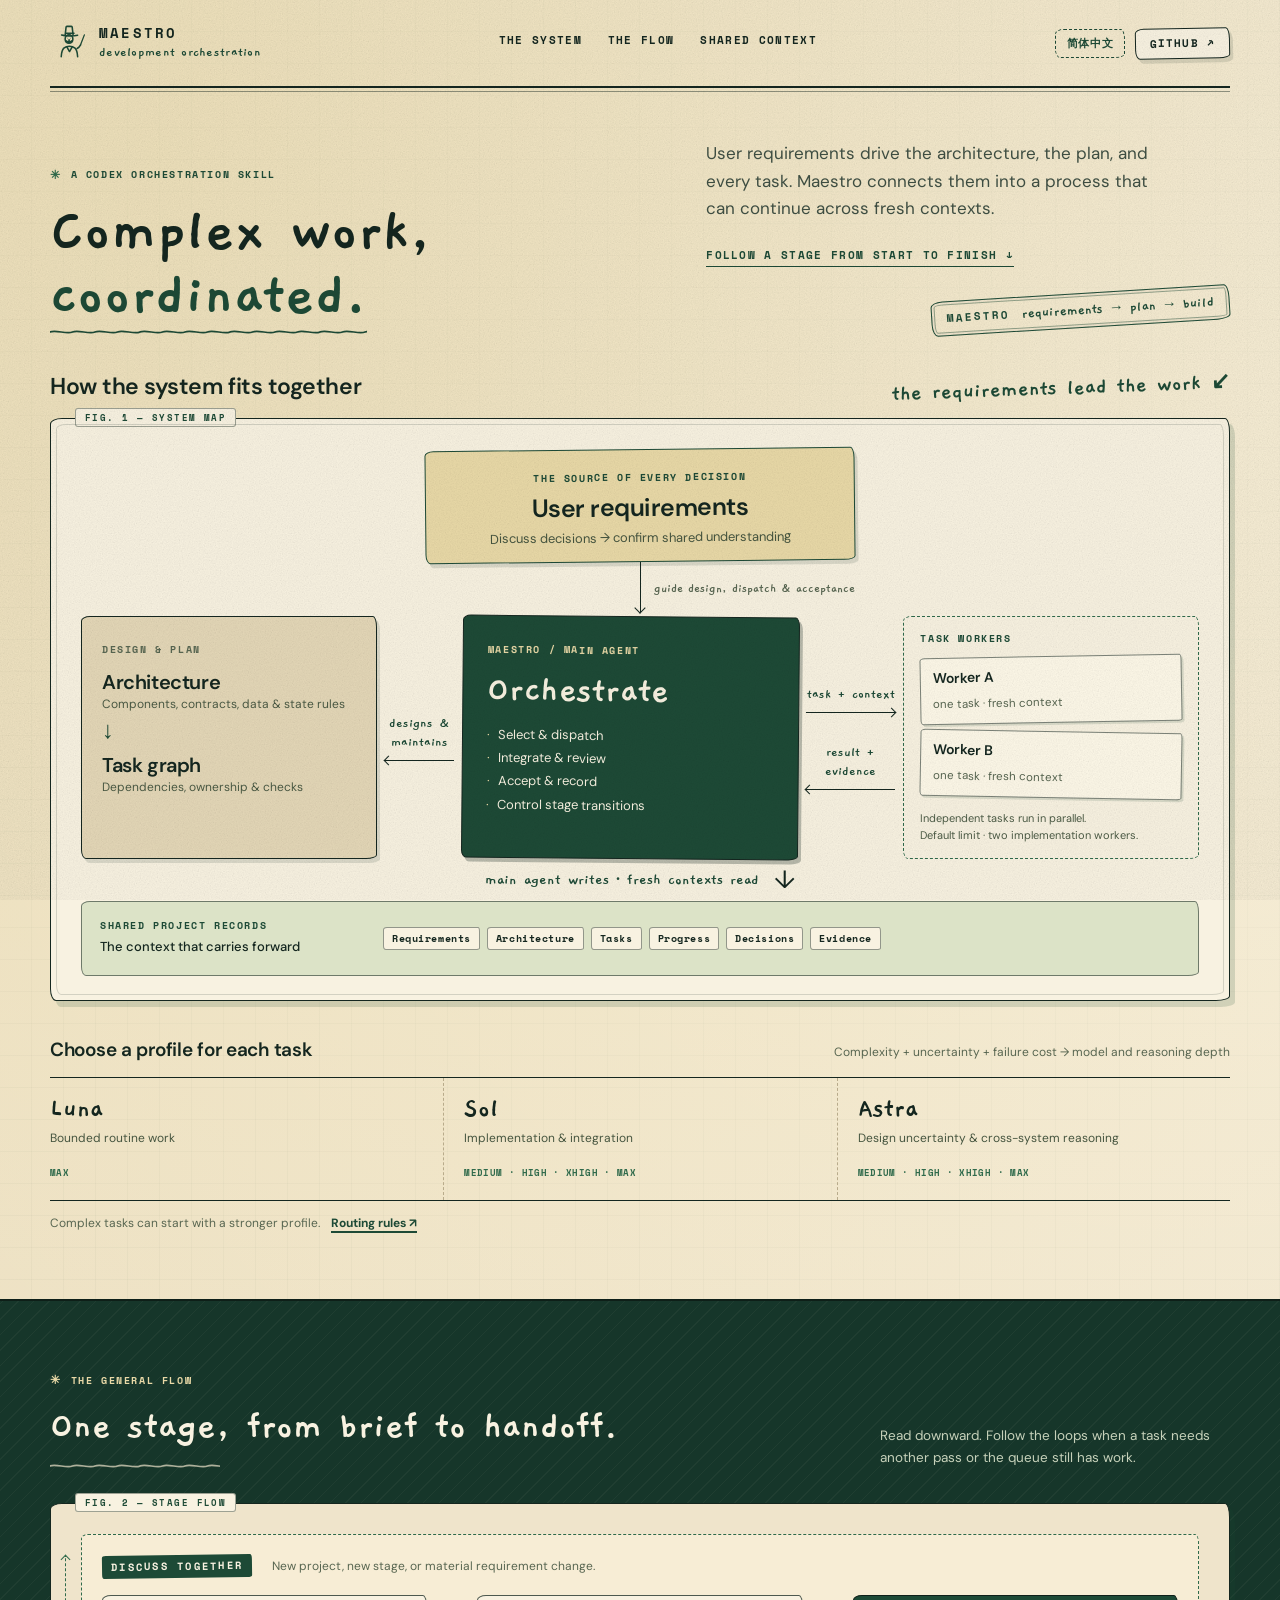
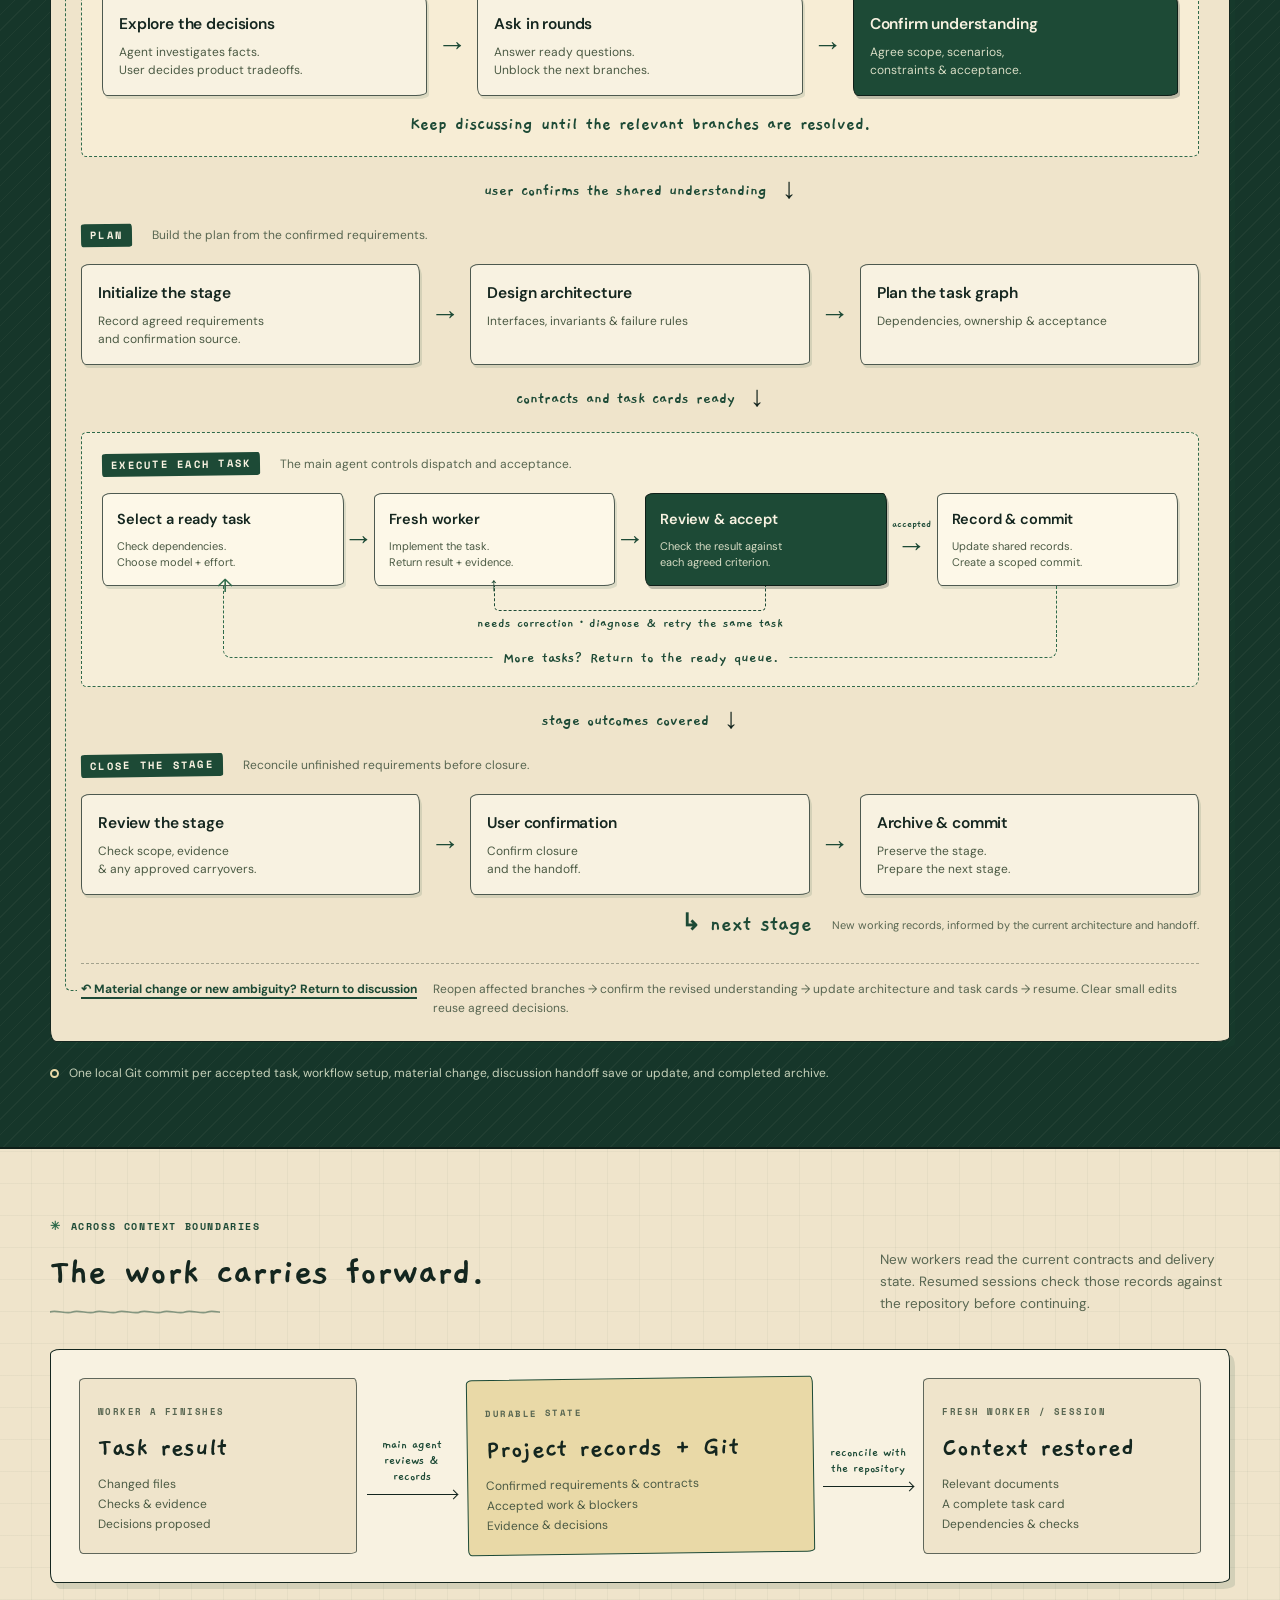
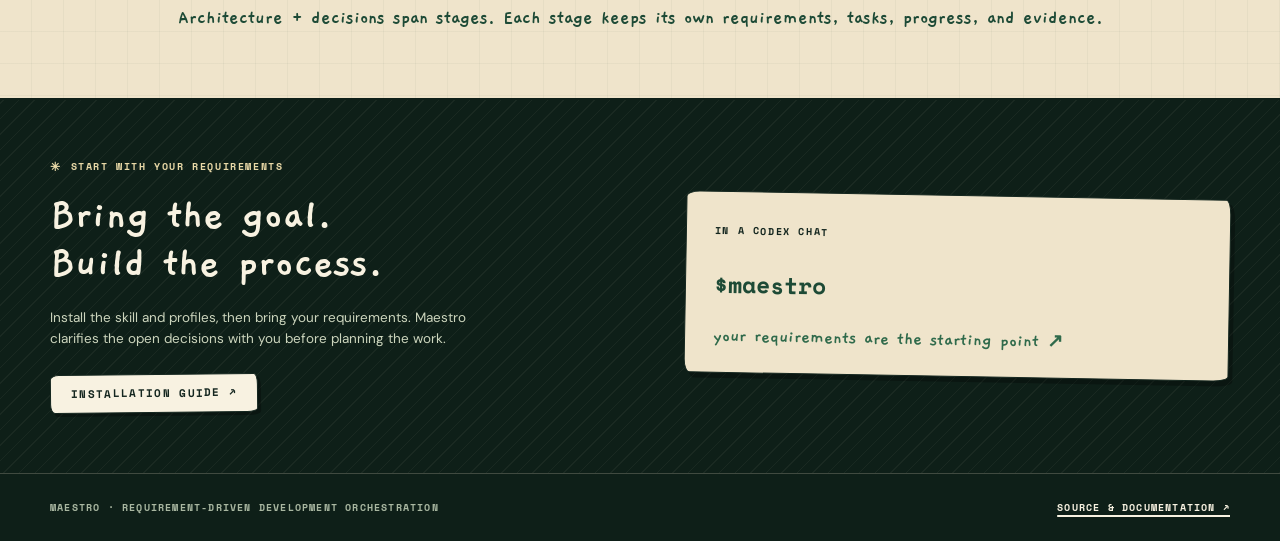
<file: docs/index.html>
<!doctype html>
<html lang="en">
<head>
  <meta charset="utf-8">
  <meta name="viewport" content="width=device-width, initial-scale=1">
  <meta name="description" content="See how Maestro connects user requirements, architecture, task planning, tiered subagents, shared records, and stage control.">
  <link rel="icon" type="image/svg+xml" href="favicon.svg">
  <meta name="theme-color" content="#efe4cb">
  <title>Maestro — A visual guide to development orchestration</title>
  <link rel="alternate" hreflang="en" href="index.html">
  <link rel="alternate" hreflang="zh-CN" href="index.zh-CN.html">
  <link rel="preconnect" href="https://fonts.googleapis.com">
  <link rel="preconnect" href="https://fonts.gstatic.com" crossorigin>
  <link href="https://fonts.googleapis.com/css2?family=DM+Sans:wght@400;500;600;700&family=Gaegu:wght@400;700&family=Space+Mono:wght@400;700&display=swap" rel="stylesheet">
  <link rel="stylesheet" href="style.css">
</head>
<body>
  <header class="topbar wrap">
    <a class="brand" href="#top"><svg class="brand-mark" viewBox="0 0 44 44" width="38" height="38" fill="none" stroke="currentColor" stroke-width="1.8" stroke-linecap="round" stroke-linejoin="round" aria-hidden="true" focusable="false"><path d="M13.4 12.7c3.8 1.2 13.2 1.6 18.6.3"/><path d="M17.6 12.5l1-8.8c.06-.55.45-.95 1-.95h5.1c.55 0 .94.4 1 .95l1 8.8"/><path d="M18.6 10.6h9.2"/><ellipse cx="22" cy="17.5" rx="4.5" ry="4.9"/><circle cx="20.4" cy="16.3" r=".5" fill="currentColor" stroke="none"/><circle cx="23.6" cy="16.3" r=".5" fill="currentColor" stroke="none"/><path d="M22.1 18.2v1.2"/><path d="M18.5 19.7c1.05 1.15 2.2 1.45 3.4 1" stroke-width="2.4"/><path d="M25.5 19.7c-1.05 1.15-2.2 1.45-3.4 1" stroke-width="2.4"/><path d="M13 38c.3-5.2 1.2-8.4 3-10 1.7-1.5 3.9-2.3 6.5-2.3s4.8.8 6.5 2.3c1.8 1.6 2.7 4.8 3 10"/><path d="M19.5 26.4 22.6 31.9 25.7 26.4"/><path d="M31.4 28.4c1.7-.9 3-2.3 4-4.2"/><path d="M35.4 24 39.8 12.6" stroke-width="1.5"/></svg><span>MAESTRO<small>development orchestration</small></span></a>
    <nav aria-label="Main navigation"><a href="#system">The system</a><a href="#workflow">The flow</a><a href="#context">Shared context</a></nav>
    <div class="topbar-actions"><a class="lang-link" href="index.zh-CN.html" hreflang="zh-CN" lang="zh-CN">简体中文</a><a class="repo-link" href="https://github.com/JAY201368/maestro">GitHub ↗</a></div>
  </header>
  <main id="top">
    <section class="overview wrap" id="system">
      <div class="intro-heading">
        <div><p class="eyebrow">A CODEX ORCHESTRATION SKILL</p><h1>Complex work,<br><span>coordinated.</span></h1></div>
        <div class="intro-copy"><p>User requirements drive the architecture, the plan, and every task. Maestro connects them into a process that can continue across fresh contexts.</p><a class="text-link" href="#workflow">Follow a stage from start to finish ↓</a><span class="hero-stamp"><b>MAESTRO</b><em>requirements → plan → build</em></span></div>
      </div>
      <div class="diagram-heading"><h2>How the system fits together</h2><span class="hand">the requirements lead the work ↙</span></div>
<div class="system-map diagram" id="system-map">
  <div class="map-source sketch-card">
    <span class="node-label">THE SOURCE OF EVERY DECISION</span>
    <h3>User requirements</h3>
    <p>Discuss decisions → confirm shared understanding</p>
  </div>
  <div class="vertical-link"><span>guide design, dispatch &amp; acceptance</span></div>
  <div class="system-row">
    <div class="design-stack sketch-card">
      <span class="node-label">DESIGN &amp; PLAN</span>
      <h3>Architecture</h3>
      <p>Components, contracts, data &amp; state rules</p>
      <div class="inner-arrow" aria-hidden="true">↓</div>
      <h3>Task graph</h3>
      <p>Dependencies, ownership &amp; checks</p>
    </div>
    <div class="relation design-relation"><span>designs &amp;<br>maintains</span><i class="arrow-line reverse"></i></div>
    <div class="orchestrator sketch-card">
      <span class="node-label">MAESTRO / MAIN AGENT</span>
      <h3>Orchestrate</h3>
      <ul><li>Select &amp; dispatch</li><li>Integrate &amp; review</li><li>Accept &amp; record</li><li>Control stage transitions</li></ul>
    </div>
    <div class="relation worker-relation"><span>task + context</span><i class="arrow-line"></i><span class="return-label">result + evidence</span><i class="arrow-line reverse"></i></div>
    <div class="worker-group">
      <span class="node-label">TASK WORKERS</span>
      <div class="worker-slip"><strong>Worker A</strong><span>one task · fresh context</span></div>
      <div class="worker-slip"><strong>Worker B</strong><span>one task · fresh context</span></div>
      <p class="worker-caption">Independent tasks run in parallel.<br>Default limit · two implementation workers.</p>
    </div>
  </div>
  <div class="records-connector"><span>main agent writes · fresh contexts read</span><i aria-hidden="true">↓</i></div>
  <div class="records-foundation">
    <div><span class="node-label">SHARED PROJECT RECORDS</span><strong>The context that carries forward</strong></div>
    <div class="document-tags"><span>Requirements</span><span>Architecture</span><span>Tasks</span><span>Progress</span><span>Decisions</span><span>Evidence</span></div>
  </div>
</div>
      <div class="routing-header"><h3>Choose a profile for each task</h3><p>Complexity + uncertainty + failure cost → model and reasoning depth</p></div>
      <div class="routing-grid">
        <article><h4>Luna</h4><p>Bounded routine work</p><span class="effort">max</span></article>
        <article><h4>Sol</h4><p>Implementation &amp; integration</p><span class="effort">medium · high · xhigh · max</span></article>
        <article><h4>Astra</h4><p>Design uncertainty &amp; cross-system reasoning</p><span class="effort">medium · high · xhigh · max</span></article>
      </div>
      <p class="routing-foot">Complex tasks can start with a stronger profile. <a href="https://github.com/JAY201368/maestro/blob/main/references/worker-routing.md">Routing rules ↗</a></p>
    </section>
    <section class="workflow-section" id="workflow"><div class="wrap">
      <div class="section-heading"><div><p class="eyebrow">THE GENERAL FLOW</p><h2>One stage, from brief to handoff.</h2></div><p>Read downward. Follow the loops when a task needs another pass or the queue still has work.</p></div>
<div class="lifecycle diagram" id="lifecycle-map">
  <div class="discussion-return-route" aria-hidden="true"></div>
  <div class="phase discussion-phase" id="discussion">
    <div class="phase-caption"><span class="phase-mark">DISCUSS TOGETHER</span><p>New project, new stage, or material requirement change.</p></div>
    <div class="plan-lane">
      <div class="flow-node"><h3>Explore the decisions</h3><p>Agent investigates facts.<br>User decides product tradeoffs.</p></div>
      <div class="simple-arrow" aria-hidden="true">→</div>
      <div class="flow-node"><h3>Ask in rounds</h3><p>Answer ready questions.<br>Unblock the next branches.</p></div>
      <div class="simple-arrow" aria-hidden="true">→</div>
      <div class="flow-node review-node"><h3>Confirm understanding</h3><p>Agree scope, scenarios,<br>constraints &amp; acceptance.</p></div>
    </div>
    <p class="discussion-note hand">Keep discussing until the relevant branches are resolved.</p>
  </div>
  <div class="phase-transition"><span>user confirms the shared understanding</span><b aria-hidden="true">↓</b></div>
  <div class="phase">
    <div class="phase-caption"><span class="phase-mark">PLAN</span><p>Build the plan from the confirmed requirements.</p></div>
    <div class="plan-lane">
      <div class="flow-node"><h3>Initialize the stage</h3><p>Record agreed requirements<br>and confirmation source.</p></div>
      <div class="simple-arrow" aria-hidden="true">→</div>
      <div class="flow-node"><h3>Design architecture</h3><p>Interfaces, invariants &amp; failure rules</p></div>
      <div class="simple-arrow" aria-hidden="true">→</div>
      <div class="flow-node"><h3>Plan the task graph</h3><p>Dependencies, ownership &amp; acceptance</p></div>
    </div>
  </div>
  <div class="phase-transition"><span>contracts and task cards ready</span><b aria-hidden="true">↓</b></div>
  <div class="phase execution-phase">
    <div class="phase-caption"><span class="phase-mark">EXECUTE EACH TASK</span><p>The main agent controls dispatch and acceptance.</p></div>
    <div class="task-lane">
      <div class="flow-node"><h3>Select a ready task</h3><p>Check dependencies.<br>Choose model + effort.</p></div>
      <div class="simple-arrow" aria-hidden="true">→</div>
      <div class="flow-node"><h3>Fresh worker</h3><p>Implement the task.<br>Return result + evidence.</p></div>
      <div class="simple-arrow" aria-hidden="true">→</div>
      <div class="flow-node review-node"><h3>Review &amp; accept</h3><p>Check the result against<br>each agreed criterion.</p></div>
      <div class="simple-arrow accepted-arrow"><small>accepted</small><span aria-hidden="true">→</span></div>
      <div class="flow-node"><h3>Record &amp; commit</h3><p>Update shared records.<br>Create a scoped commit.</p></div>
    </div>
    <div class="correction-route"><span>needs correction · diagnose &amp; retry the same task</span></div>
    <div class="repeat-route"><span>More tasks? Return to the ready queue.</span></div>
  </div>
  <div class="phase-transition"><span>stage outcomes covered</span><b aria-hidden="true">↓</b></div>
  <div class="phase closure-phase">
    <div class="phase-caption"><span class="phase-mark">CLOSE THE STAGE</span><p>Reconcile unfinished requirements before closure.</p></div>
    <div class="plan-lane">
      <div class="flow-node"><h3>Review the stage</h3><p>Check scope, evidence<br>&amp; any approved carryovers.</p></div>
      <div class="simple-arrow" aria-hidden="true">→</div>
      <div class="flow-node"><h3>User confirmation</h3><p>Confirm closure<br>and the handoff.</p></div>
      <div class="simple-arrow" aria-hidden="true">→</div>
      <div class="flow-node"><h3>Archive &amp; commit</h3><p>Preserve the stage.<br>Prepare the next stage.</p></div>
    </div>
    <div class="next-stage"><span class="hand">↳ next stage</span><p>New working records, informed by the current architecture and handoff.</p></div>
  </div>
  <div class="change-rule"><a href="#discussion"><strong>↶ Material change or new ambiguity? Return to discussion</strong></a><span>Reopen affected branches → confirm the revised understanding → update architecture and task cards → resume. Clear small edits reuse agreed decisions.</span></div>
</div>
      <p class="checkpoint-note"><span class="commit-dot" aria-hidden="true"></span> One local Git commit per accepted task, workflow setup, material change, discussion handoff save or update, and completed archive.</p>
    </div></section>
    <section class="context-section wrap" id="context">
      <div class="section-heading"><div><p class="eyebrow">ACROSS CONTEXT BOUNDARIES</p><h2>The work carries forward.</h2></div><p>New workers read the current contracts and delivery state. Resumed sessions check those records against the repository before continuing.</p></div>
<div class="continuity-map">
  <div class="context-card"><span class="node-label">WORKER A FINISHES</span><h3>Task result</h3><p>Changed files<br>Checks &amp; evidence<br>Decisions proposed</p></div>
  <div class="context-arrow"><span>main agent<br>reviews &amp; records</span><i class="arrow-line"></i></div>
  <div class="context-card context-records"><span class="node-label">DURABLE STATE</span><h3>Project records + Git</h3><p>Confirmed requirements &amp; contracts<br>Accepted work &amp; blockers<br>Evidence &amp; decisions</p></div>
  <div class="context-arrow"><span>reconcile with<br>the repository</span><i class="arrow-line"></i></div>
  <div class="context-card"><span class="node-label">FRESH WORKER / SESSION</span><h3>Context restored</h3><p>Relevant documents<br>A complete task card<br>Dependencies &amp; checks</p></div>
</div>
      <p class="context-foot hand">Architecture + decisions span stages. Each stage keeps its own requirements, tasks, progress, and evidence.</p>
    </section>
    <section class="start-section" id="start"><div class="wrap start-grid">
      <div><p class="eyebrow">START WITH YOUR REQUIREMENTS</p><h2>Bring the goal.<br>Build the process.</h2><p>Install the skill and profiles, then bring your requirements. Maestro clarifies the open decisions with you before planning the work.</p><a class="button" href="https://github.com/JAY201368/maestro#install">Installation guide ↗</a></div>
      <div class="command-card"><span class="node-label">IN A CODEX CHAT</span><code>$maestro</code><span class="hand">your requirements are the starting point ↗</span></div>
    </div></section>
  </main>
  <footer class="wrap"><span>MAESTRO · Requirement-driven development orchestration</span><a href="https://github.com/JAY201368/maestro">Source &amp; documentation ↗</a></footer>
</body>
</html>
</file>
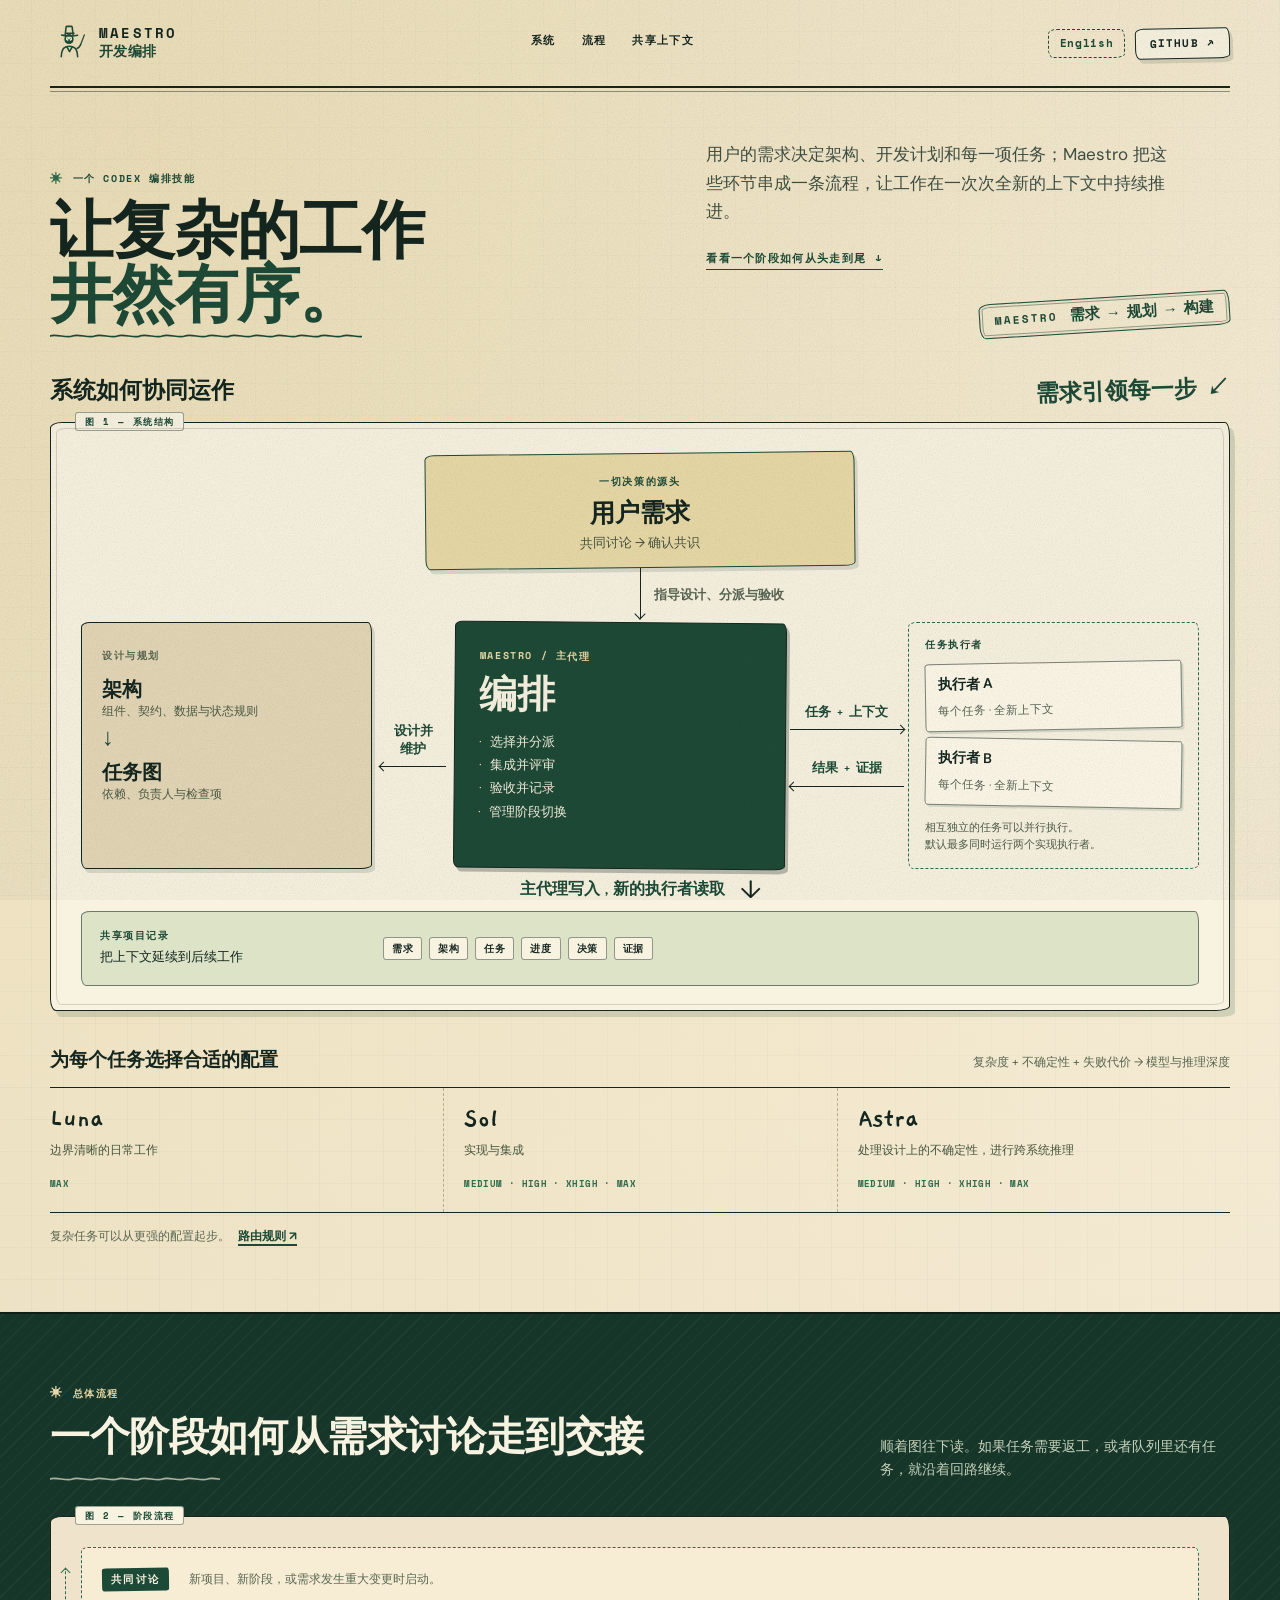
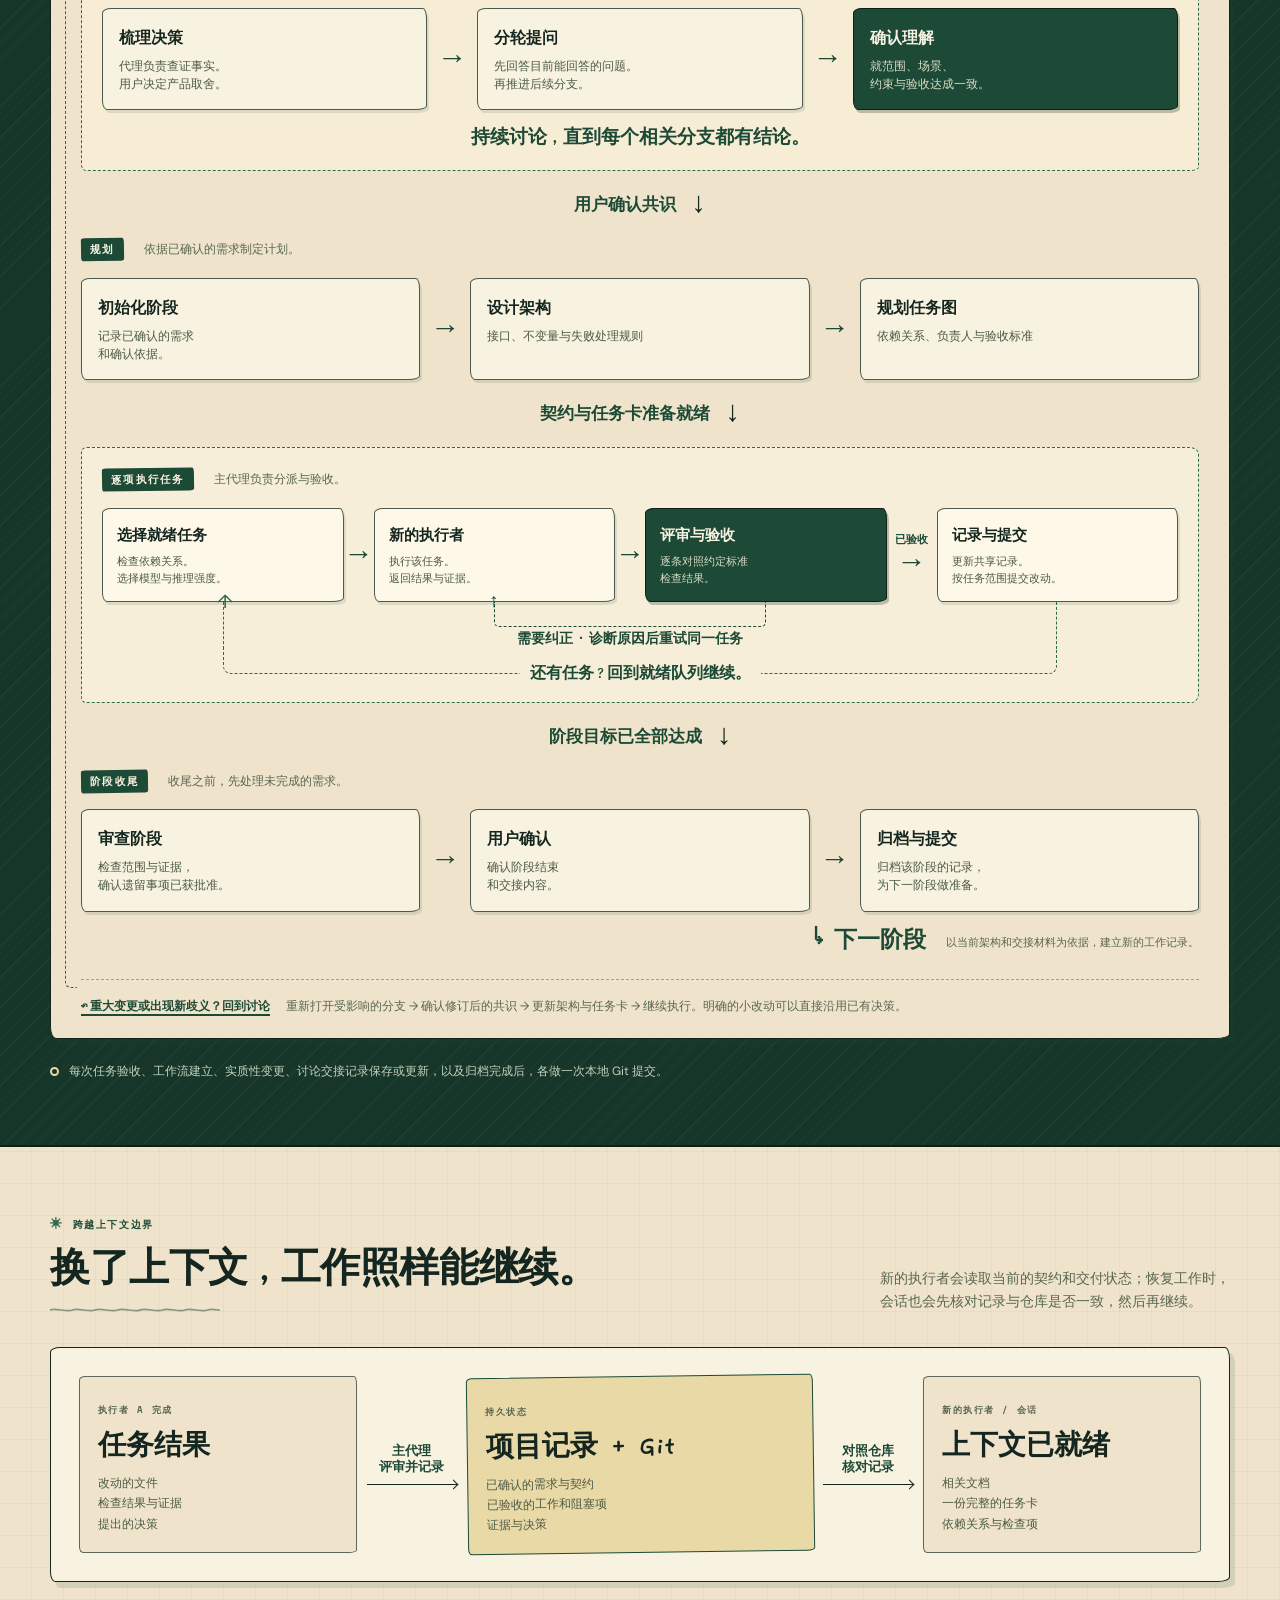
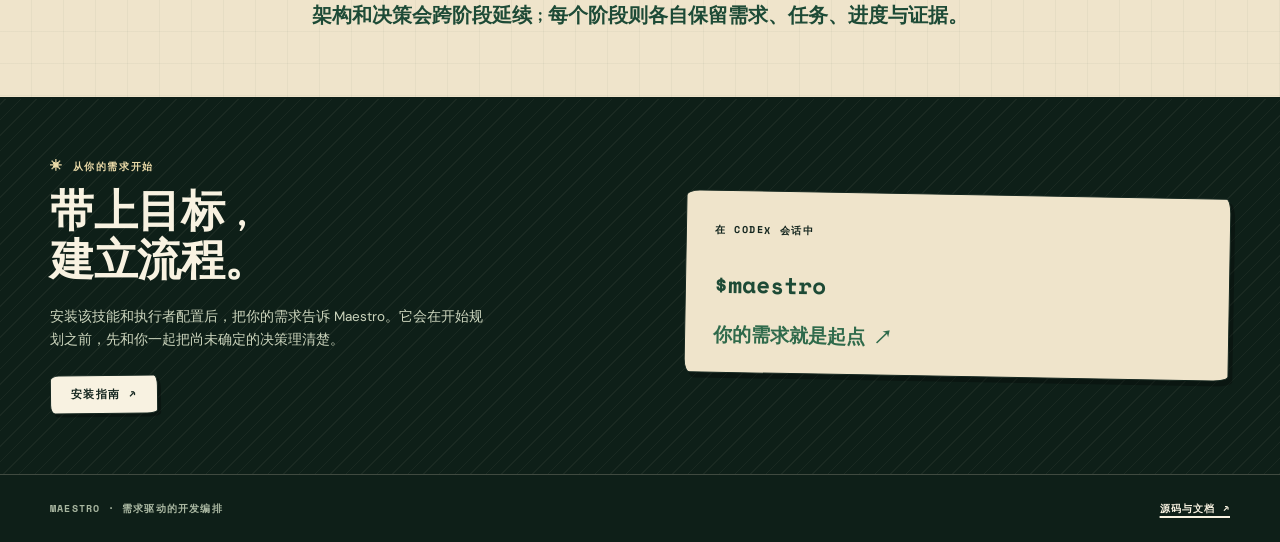
<file: docs/index.zh-CN.html>
<!doctype html>
<html lang="zh-CN">
<head>
  <meta charset="utf-8">
  <meta name="viewport" content="width=device-width, initial-scale=1">
  <meta name="description" content="了解 Maestro 如何把用户需求、架构、任务规划、分层子代理、共享记录和阶段控制串联起来。">
  <link rel="icon" type="image/svg+xml" href="favicon.svg">
  <meta name="theme-color" content="#efe4cb">
  <title>Maestro — 开发编排图解指南</title>
  <link rel="alternate" hreflang="en" href="index.html">
  <link rel="alternate" hreflang="zh-CN" href="index.zh-CN.html">
  <link rel="preconnect" href="https://fonts.googleapis.com">
  <link rel="preconnect" href="https://fonts.gstatic.com" crossorigin>
  <link href="https://fonts.googleapis.com/css2?family=DM+Sans:wght@400;500;600;700&family=Gaegu:wght@400;700&family=Space+Mono:wght@400;700&display=swap" rel="stylesheet">
  <link rel="stylesheet" href="style.css">
  <style>
    :root {
      --sans: 'DM Sans', 'PingFang SC', 'Hiragino Sans GB', 'Microsoft YaHei', 'Noto Sans SC', sans-serif;
      --hand: 'Gaegu', 'Kaiti SC', 'STKaiti', 'KaiTi', cursive;
      --mono: 'Space Mono', 'PingFang SC', 'Hiragino Sans GB', monospace;
      --display: 'Gaegu', 'Kaiti SC', 'STKaiti', 'KaiTi', cursive;
    }
    body { line-height: 1.68; }
    h1 { letter-spacing: -.01em; }
    h1 span { font-style: normal; }
    .section-heading h2, .start-section h2 { letter-spacing: -.01em; }
    .orchestrator h3, .context-card h3, .routing-grid h4, .map-source h3, .design-stack h3, .diagram-heading h2, .routing-header h3 { letter-spacing: 0; }
    .flow-node h3 { letter-spacing: 0; }
    #system-map { --fig: "图 1 — 系统结构"; }
    #lifecycle-map { --fig: "图 2 — 阶段流程"; }
    @media (min-width: 651px) {
      .system-row { grid-template-columns: 1fr 82px 1.14fr 122px 1fr; }
      .relation span { font-size: 13px; }
      .worker-relation { padding: 0 4px; }
      .worker-relation > span:first-child { white-space: nowrap; }
    }
  </style>
</head>
<body>
  <header class="topbar wrap">
    <a class="brand" href="#top"><svg class="brand-mark" viewBox="0 0 44 44" width="38" height="38" fill="none" stroke="currentColor" stroke-width="1.8" stroke-linecap="round" stroke-linejoin="round" aria-hidden="true" focusable="false"><path d="M13.4 12.7c3.8 1.2 13.2 1.6 18.6.3"/><path d="M17.6 12.5l1-8.8c.06-.55.45-.95 1-.95h5.1c.55 0 .94.4 1 .95l1 8.8"/><path d="M18.6 10.6h9.2"/><ellipse cx="22" cy="17.5" rx="4.5" ry="4.9"/><circle cx="20.4" cy="16.3" r=".5" fill="currentColor" stroke="none"/><circle cx="23.6" cy="16.3" r=".5" fill="currentColor" stroke="none"/><path d="M22.1 18.2v1.2"/><path d="M18.5 19.7c1.05 1.15 2.2 1.45 3.4 1" stroke-width="2.4"/><path d="M25.5 19.7c-1.05 1.15-2.2 1.45-3.4 1" stroke-width="2.4"/><path d="M13 38c.3-5.2 1.2-8.4 3-10 1.7-1.5 3.9-2.3 6.5-2.3s4.8.8 6.5 2.3c1.8 1.6 2.7 4.8 3 10"/><path d="M19.5 26.4 22.6 31.9 25.7 26.4"/><path d="M31.4 28.4c1.7-.9 3-2.3 4-4.2"/><path d="M35.4 24 39.8 12.6" stroke-width="1.5"/></svg><span>MAESTRO<small>开发编排</small></span></a>
    <nav aria-label="主导航"><a href="#system">系统</a><a href="#workflow">流程</a><a href="#context">共享上下文</a></nav>
    <div class="topbar-actions"><a class="lang-link" href="index.html" hreflang="en" lang="en">English</a><a class="repo-link" href="https://github.com/JAY201368/maestro">GitHub ↗</a></div>
  </header>
  <main id="top">
    <section class="overview wrap" id="system">
      <div class="intro-heading">
        <div><p class="eyebrow">一个 Codex 编排技能</p><h1>让复杂的工作<br><span>井然有序。</span></h1></div>
        <div class="intro-copy"><p>用户的需求决定架构、开发计划和每一项任务；Maestro 把这些环节串成一条流程，让工作在一次次全新的上下文中持续推进。</p><a class="text-link" href="#workflow">看看一个阶段如何从头走到尾 ↓</a><span class="hero-stamp"><b>MAESTRO</b><em>需求 → 规划 → 构建</em></span></div>
      </div>
      <div class="diagram-heading"><h2>系统如何协同运作</h2><span class="hand">需求引领每一步 ↙</span></div>
<div class="system-map diagram" id="system-map">
  <div class="map-source sketch-card">
    <span class="node-label">一切决策的源头</span>
    <h3>用户需求</h3>
    <p>共同讨论 → 确认共识</p>
  </div>
  <div class="vertical-link"><span>指导设计、分派与验收</span></div>
  <div class="system-row">
    <div class="design-stack sketch-card">
      <span class="node-label">设计与规划</span>
      <h3>架构</h3>
      <p>组件、契约、数据与状态规则</p>
      <div class="inner-arrow" aria-hidden="true">↓</div>
      <h3>任务图</h3>
      <p>依赖、负责人与检查项</p>
    </div>
    <div class="relation design-relation"><span>设计并<br>维护</span><i class="arrow-line reverse"></i></div>
    <div class="orchestrator sketch-card">
      <span class="node-label">MAESTRO / 主代理</span>
      <h3>编排</h3>
      <ul><li>选择并分派</li><li>集成并评审</li><li>验收并记录</li><li>管理阶段切换</li></ul>
    </div>
    <div class="relation worker-relation"><span>任务 + 上下文</span><i class="arrow-line"></i><span class="return-label">结果 + 证据</span><i class="arrow-line reverse"></i></div>
    <div class="worker-group">
      <span class="node-label">任务执行者</span>
      <div class="worker-slip"><strong>执行者 A</strong><span>每个任务 · 全新上下文</span></div>
      <div class="worker-slip"><strong>执行者 B</strong><span>每个任务 · 全新上下文</span></div>
      <p class="worker-caption">相互独立的任务可以并行执行。<br>默认最多同时运行两个实现执行者。</p>
    </div>
  </div>
  <div class="records-connector"><span>主代理写入，新的执行者读取</span><i aria-hidden="true">↓</i></div>
  <div class="records-foundation">
    <div><span class="node-label">共享项目记录</span><strong>把上下文延续到后续工作</strong></div>
    <div class="document-tags"><span>需求</span><span>架构</span><span>任务</span><span>进度</span><span>决策</span><span>证据</span></div>
  </div>
</div>
      <div class="routing-header"><h3>为每个任务选择合适的配置</h3><p>复杂度 + 不确定性 + 失败代价 → 模型与推理深度</p></div>
      <div class="routing-grid">
        <article><h4>Luna</h4><p>边界清晰的日常工作</p><span class="effort">max</span></article>
        <article><h4>Sol</h4><p>实现与集成</p><span class="effort">medium · high · xhigh · max</span></article>
        <article><h4>Astra</h4><p>处理设计上的不确定性，进行跨系统推理</p><span class="effort">medium · high · xhigh · max</span></article>
      </div>
      <p class="routing-foot">复杂任务可以从更强的配置起步。<a href="https://github.com/JAY201368/maestro/blob/main/references/worker-routing.md">路由规则 ↗</a></p>
    </section>
    <section class="workflow-section" id="workflow"><div class="wrap">
      <div class="section-heading"><div><p class="eyebrow">总体流程</p><h2>一个阶段如何从需求讨论走到交接</h2></div><p>顺着图往下读。如果任务需要返工，或者队列里还有任务，就沿着回路继续。</p></div>
<div class="lifecycle diagram" id="lifecycle-map">
  <div class="discussion-return-route" aria-hidden="true"></div>
  <div class="phase discussion-phase" id="discussion">
    <div class="phase-caption"><span class="phase-mark">共同讨论</span><p>新项目、新阶段，或需求发生重大变更时启动。</p></div>
    <div class="plan-lane">
      <div class="flow-node"><h3>梳理决策</h3><p>代理负责查证事实。<br>用户决定产品取舍。</p></div>
      <div class="simple-arrow" aria-hidden="true">→</div>
      <div class="flow-node"><h3>分轮提问</h3><p>先回答目前能回答的问题。<br>再推进后续分支。</p></div>
      <div class="simple-arrow" aria-hidden="true">→</div>
      <div class="flow-node review-node"><h3>确认理解</h3><p>就范围、场景、<br>约束与验收达成一致。</p></div>
    </div>
    <p class="discussion-note hand">持续讨论，直到每个相关分支都有结论。</p>
  </div>
  <div class="phase-transition"><span>用户确认共识</span><b aria-hidden="true">↓</b></div>
  <div class="phase">
    <div class="phase-caption"><span class="phase-mark">规划</span><p>依据已确认的需求制定计划。</p></div>
    <div class="plan-lane">
      <div class="flow-node"><h3>初始化阶段</h3><p>记录已确认的需求<br>和确认依据。</p></div>
      <div class="simple-arrow" aria-hidden="true">→</div>
      <div class="flow-node"><h3>设计架构</h3><p>接口、不变量与失败处理规则</p></div>
      <div class="simple-arrow" aria-hidden="true">→</div>
      <div class="flow-node"><h3>规划任务图</h3><p>依赖关系、负责人与验收标准</p></div>
    </div>
  </div>
  <div class="phase-transition"><span>契约与任务卡准备就绪</span><b aria-hidden="true">↓</b></div>
  <div class="phase execution-phase">
    <div class="phase-caption"><span class="phase-mark">逐项执行任务</span><p>主代理负责分派与验收。</p></div>
    <div class="task-lane">
      <div class="flow-node"><h3>选择就绪任务</h3><p>检查依赖关系。<br>选择模型与推理强度。</p></div>
      <div class="simple-arrow" aria-hidden="true">→</div>
      <div class="flow-node"><h3>新的执行者</h3><p>执行该任务。<br>返回结果与证据。</p></div>
      <div class="simple-arrow" aria-hidden="true">→</div>
      <div class="flow-node review-node"><h3>评审与验收</h3><p>逐条对照约定标准<br>检查结果。</p></div>
      <div class="simple-arrow accepted-arrow"><small>已验收</small><span aria-hidden="true">→</span></div>
      <div class="flow-node"><h3>记录与提交</h3><p>更新共享记录。<br>按任务范围提交改动。</p></div>
    </div>
    <div class="correction-route"><span>需要纠正 · 诊断原因后重试同一任务</span></div>
    <div class="repeat-route"><span>还有任务？回到就绪队列继续。</span></div>
  </div>
  <div class="phase-transition"><span>阶段目标已全部达成</span><b aria-hidden="true">↓</b></div>
  <div class="phase closure-phase">
    <div class="phase-caption"><span class="phase-mark">阶段收尾</span><p>收尾之前，先处理未完成的需求。</p></div>
    <div class="plan-lane">
      <div class="flow-node"><h3>审查阶段</h3><p>检查范围与证据，<br>确认遗留事项已获批准。</p></div>
      <div class="simple-arrow" aria-hidden="true">→</div>
      <div class="flow-node"><h3>用户确认</h3><p>确认阶段结束<br>和交接内容。</p></div>
      <div class="simple-arrow" aria-hidden="true">→</div>
      <div class="flow-node"><h3>归档与提交</h3><p>归档该阶段的记录，<br>为下一阶段做准备。</p></div>
    </div>
    <div class="next-stage"><span class="hand">↳ 下一阶段</span><p>以当前架构和交接材料为依据，建立新的工作记录。</p></div>
  </div>
  <div class="change-rule"><a href="#discussion"><strong>↶ 重大变更或出现新歧义？回到讨论</strong></a><span>重新打开受影响的分支 → 确认修订后的共识 → 更新架构与任务卡 → 继续执行。明确的小改动可以直接沿用已有决策。</span></div>
</div>
      <p class="checkpoint-note"><span class="commit-dot" aria-hidden="true"></span> 每次任务验收、工作流建立、实质性变更、讨论交接记录保存或更新，以及归档完成后，各做一次本地 Git 提交。</p>
    </div></section>
    <section class="context-section wrap" id="context">
      <div class="section-heading"><div><p class="eyebrow">跨越上下文边界</p><h2>换了上下文，工作照样能继续。</h2></div><p>新的执行者会读取当前的契约和交付状态；恢复工作时，会话也会先核对记录与仓库是否一致，然后再继续。</p></div>
<div class="continuity-map">
  <div class="context-card"><span class="node-label">执行者 A 完成</span><h3>任务结果</h3><p>改动的文件<br>检查结果与证据<br>提出的决策</p></div>
  <div class="context-arrow"><span>主代理<br>评审并记录</span><i class="arrow-line"></i></div>
  <div class="context-card context-records"><span class="node-label">持久状态</span><h3>项目记录 + Git</h3><p>已确认的需求与契约<br>已验收的工作和阻塞项<br>证据与决策</p></div>
  <div class="context-arrow"><span>对照仓库<br>核对记录</span><i class="arrow-line"></i></div>
  <div class="context-card"><span class="node-label">新的执行者 / 会话</span><h3>上下文已就绪</h3><p>相关文档<br>一份完整的任务卡<br>依赖关系与检查项</p></div>
</div>
      <p class="context-foot hand">架构和决策会跨阶段延续；每个阶段则各自保留需求、任务、进度与证据。</p>
    </section>
    <section class="start-section" id="start"><div class="wrap start-grid">
      <div><p class="eyebrow">从你的需求开始</p><h2>带上目标，<br>建立流程。</h2><p>安装该技能和执行者配置后，把你的需求告诉 Maestro。它会在开始规划之前，先和你一起把尚未确定的决策理清楚。</p><a class="button" href="https://github.com/JAY201368/maestro/blob/main/README.zh-CN.md#install">安装指南 ↗</a></div>
      <div class="command-card"><span class="node-label">在 Codex 会话中</span><code>$maestro</code><span class="hand">你的需求就是起点 ↗</span></div>
    </div></section>
  </main>
  <footer class="wrap"><span>MAESTRO · 需求驱动的开发编排</span><a href="https://github.com/JAY201368/maestro">源码与文档 ↗</a></footer>
</body>
</html>
</file>
<file: docs/style.css>
/* ==========================================================================
   Maestro — retro field-guide design language
   Deep-green ink on aged cream paper. Hand-drawn frames, letterpress shadows,
   hand-drawn headings, mono captions, and scribbled rules.
   ========================================================================== */

:root {
  /* Paper stocks */
  --paper: #efe4cb;
  --paper-hi: #f8f2e1;
  --paper-lo: #e4d7b7;
  --wash: #dce3c7;

  /* Ink */
  --ink: #14261f;
  --green-900: #0e1f18;
  --green-800: #16362a;
  --green-700: #1d4a36;
  --green-500: #2f6a4b;
  --green-300: #a9bfa7;
  --muted: #586651;
  --line: #b8ab8b;
  --highlight: #e9d9a7;

  /* Type */
  --mono: 'Space Mono', ui-monospace, 'PingFang SC', monospace;
  --hand: 'Gaegu', 'Kaiti SC', 'STKaiti', 'KaiTi', cursive;
  --sans: 'DM Sans', 'PingFang SC', 'Hiragino Sans GB', 'Microsoft YaHei', 'Noto Sans SC', sans-serif;
  --display: 'Gaegu', 'Kaiti SC', 'STKaiti', 'KaiTi', cursive;

  /* Hand-drawn geometry */
  --sketch: 14px 5px 16px 6px / 6px 16px 5px 14px;
  --sketch-sm: 9px 4px 11px 5px / 5px 11px 4px 9px;
  --lid: 3px 4px 0 rgba(20, 38, 31, .13);

  /* Scribbles */
  --wave: url("data:image/svg+xml;utf8,<svg xmlns='http://www.w3.org/2000/svg' width='90' height='7'><path d='M0 4 C 5.6 1.2, 16.9 6.8, 22.5 4 C 28.1 1.2, 39.4 6.8, 45 4 C 50.6 1.2, 61.9 6.8, 67.5 4 C 73.1 1.2, 84.4 6.8, 90 4' fill='none' stroke='%231d4a36' stroke-width='1.7' stroke-linecap='round'/></svg>");
  --wave-light: url("data:image/svg+xml;utf8,<svg xmlns='http://www.w3.org/2000/svg' width='90' height='7'><path d='M0 4 C 5.6 1.2, 16.9 6.8, 22.5 4 C 28.1 1.2, 39.4 6.8, 45 4 C 50.6 1.2, 61.9 6.8, 67.5 4 C 73.1 1.2, 84.4 6.8, 90 4' fill='none' stroke='%23efe4cb' stroke-width='1.7' stroke-linecap='round'/></svg>");
}

* { box-sizing: border-box; }
html { scroll-behavior: smooth; }
body {
  margin: 0;
  background-color: var(--paper);
  background-image:
    radial-gradient(circle at 12% 4%, rgba(233, 217, 167, .55) 0, transparent 46%),
    radial-gradient(circle at 92% 12%, rgba(255, 250, 235, .6) 0, transparent 42%),
    linear-gradient(rgba(29, 74, 54, .045) 1px, transparent 1px),
    linear-gradient(90deg, rgba(29, 74, 54, .045) 1px, transparent 1px);
  background-size: auto, auto, 32px 32px, 32px 32px;
  background-position: 0 0, 0 0, -1px -1px, -1px -1px;
  color: var(--ink);
  font: 16px/1.62 var(--sans);
  -webkit-font-smoothing: antialiased;
}

/* Paper grain over everything, like a scanned print */
body::after {
  content: '';
  position: fixed;
  inset: 0;
  z-index: 9999;
  pointer-events: none;
  opacity: .22;
  mix-blend-mode: multiply;
  background-image: url("data:image/svg+xml;utf8,<svg xmlns='http://www.w3.org/2000/svg' width='180' height='180'><filter id='g'><feTurbulence type='fractalNoise' baseFrequency='0.82' numOctaves='3' stitchTiles='stitch'/><feColorMatrix type='saturate' values='0'/></filter><rect width='180' height='180' filter='url(%23g)'/></svg>");
}

::selection { background: var(--green-700); color: var(--paper-hi); }

a { color: inherit; text-underline-offset: 4px; text-decoration-thickness: 1.5px; }
a:hover { color: var(--green-500); }
a:focus-visible { outline: 2px dashed var(--green-700); outline-offset: 5px; }

h1, h2, h3, h4, p { margin: 0; }
.wrap { width: min(1180px, calc(100% - 80px)); margin: auto; }

/* ---------- masthead ---------- */
.topbar {
  height: 88px;
  display: flex;
  align-items: center;
  justify-content: space-between;
  gap: 20px;
  border-bottom: 2px solid var(--ink);
  position: relative;
}
.topbar::after {
  content: '';
  position: absolute;
  left: 0;
  right: 0;
  bottom: -6px;
  height: 1px;
  background: rgba(20, 38, 31, .45);
}
.brand {
  display: flex;
  align-items: center;
  gap: 11px;
  text-decoration: none;
  font: 700 14px/1.1 var(--mono);
  letter-spacing: .16em;
}
.brand small {
  display: block;
  margin-top: 3px;
  font: 700 14px/1.2 var(--hand);
  letter-spacing: .02em;
  color: var(--green-700);
}
.brand-mark {
  width: 38px;
  height: 38px;
  flex: none;
  color: var(--green-700);
  overflow: visible;
}

nav { display: flex; gap: 26px; }
nav a {
  font: 700 11px/1 var(--mono);
  letter-spacing: .12em;
  text-transform: uppercase;
  text-decoration: none;
  padding-bottom: 4px;
  border-bottom: 1.5px solid transparent;
}
nav a:hover { border-bottom-color: var(--green-700); color: var(--green-700); }

.topbar-actions { display: flex; align-items: center; gap: 10px; }

.repo-link {
  font: 700 11px/1 var(--mono);
  letter-spacing: .1em;
  text-transform: uppercase;
  text-decoration: none;
  padding: 9px 14px;
  background: var(--paper-hi);
  border: 1.5px solid var(--ink);
  border-radius: var(--sketch-sm);
  box-shadow: var(--lid);
  transform: rotate(-1deg);
  white-space: nowrap;
}
.repo-link:hover { background: var(--highlight); color: var(--ink); }

.lang-link {
  font: 700 11px/1 var(--mono);
  letter-spacing: .06em;
  text-decoration: none;
  padding: 8px 11px;
  border: 1.5px dashed var(--green-700);
  border-radius: var(--sketch-sm);
  color: var(--green-700);
  white-space: nowrap;
}
.lang-link:hover { border-style: solid; background: rgba(29, 74, 54, .08); }

/* ---------- hero ---------- */
.overview { padding: 52px 0 66px; }
.intro-heading {
  display: grid;
  grid-template-columns: 1.1fr 1fr;
  gap: 80px;
  align-items: end;
  margin-bottom: 44px;
}
.eyebrow, .node-label {
  font: 700 10px/1.5 var(--mono);
  letter-spacing: .16em;
  text-transform: uppercase;
}
.eyebrow {
  color: var(--green-700);
  margin-bottom: 16px;
  display: flex;
  align-items: center;
  gap: 9px;
}
.eyebrow::before {
  content: '✳';
  font-size: 12px;
  color: var(--green-500);
}
h1 {
  font: 700 clamp(44px, 4.9vw, 66px)/1.02 var(--display);
  letter-spacing: 0;
}
h1 span {
  color: var(--green-700);
  font-style: normal;
  padding-bottom: 8px;
  background: var(--wave) left bottom repeat-x;
  background-size: 90px 7px;
}
.intro-copy p {
  font-size: 17px;
  color: #3f4f43;
  max-width: 470px;
  margin-bottom: 18px;
}
.text-link {
  font: 700 11px/1.4 var(--mono);
  letter-spacing: .12em;
  text-transform: uppercase;
  text-decoration: none;
  color: var(--green-700);
  border-bottom: 1.5px solid var(--green-700);
  padding-bottom: 3px;
}
.text-link:hover { background: rgba(29, 74, 54, .08); }

.hand {
  font: 700 23px/1.15 var(--hand);
  color: var(--green-700);
}

/* rubber stamp */
.hero-stamp {
  display: flex;
  width: fit-content;
  align-items: center;
  gap: 12px;
  margin: 26px 0 0 auto;
  padding: 9px 15px;
  transform: rotate(-3.5deg);
  border: 1.7px solid var(--green-700);
  border-radius: 12px 5px 13px 6px / 6px 13px 5px 12px;
  box-shadow: inset 0 0 0 2px var(--paper), inset 0 0 0 3px rgba(29, 74, 54, .45);
  color: var(--green-700);
}
.hero-stamp b {
  font: 700 11px/1 var(--mono);
  letter-spacing: .18em;
}
.hero-stamp em {
  font: 700 15px/1 var(--hand);
  font-style: normal;
}

/* ---------- diagrams: paper sheets ---------- */
.diagram-heading {
  display: flex;
  align-items: baseline;
  justify-content: space-between;
  margin-bottom: 16px;
}
.diagram-heading h2 {
  font: 600 23px/1.25 var(--sans);
  letter-spacing: -.02em;
}
.diagram-heading .hand { transform: rotate(-2deg); }

.diagram {
  position: relative;
  background: var(--paper-hi);
  border: 1.7px solid var(--ink);
  border-radius: 12px 5px 14px 6px / 6px 14px 5px 12px;
  box-shadow: 5px 6px 0 rgba(29, 74, 54, .16);
}
.diagram::before {
  content: var(--fig, 'FIG.');
  position: absolute;
  top: -11px;
  left: 24px;
  padding: 1px 9px;
  background: var(--paper-hi);
  border: 1px solid rgba(20, 38, 31, .4);
  border-radius: 3px;
  font: 700 9px/1.7 var(--mono);
  letter-spacing: .16em;
  text-transform: uppercase;
  color: var(--green-700);
}

.system-map {
  --fig: 'FIG. 1 — SYSTEM MAP';
  padding: 30px 30px 24px;
}
.system-map::after {
  content: '';
  position: absolute;
  inset: 5px;
  border: 1px solid rgba(20, 38, 31, .16);
  border-radius: 10px 4px 12px 5px / 5px 12px 4px 10px;
  pointer-events: none;
}

.sketch-card {
  border: 1.5px solid var(--ink);
  border-radius: var(--sketch-sm);
  box-shadow: var(--lid);
}
.map-source {
  width: 430px;
  margin: auto;
  padding: 13px 20px;
  background: var(--highlight);
  border-color: var(--green-700);
  text-align: center;
  transform: rotate(-.6deg);
}
.map-source .node-label { color: var(--green-700); }
.map-source h3 {
  font: 600 25px/1.2 var(--sans);
  letter-spacing: -.02em;
  margin: 4px 0;
}
.map-source p { font-size: 13px; color: #46553f; }

.vertical-link {
  height: 54px;
  position: relative;
  display: flex;
  justify-content: center;
  align-items: center;
}
.vertical-link::before {
  content: '';
  position: absolute;
  top: 0;
  bottom: 4px;
  left: 50%;
  border-left: 1.5px solid var(--ink);
}
.vertical-link::after {
  content: '';
  position: absolute;
  bottom: 4px;
  left: calc(50% - 4px);
  width: 7px;
  height: 7px;
  border-right: 1.5px solid var(--ink);
  border-bottom: 1.5px solid var(--ink);
  transform: rotate(45deg);
}
.vertical-link span {
  position: absolute;
  left: calc(50% + 14px);
  font: 700 13px var(--hand);
  color: var(--muted);
  white-space: nowrap;
}

.system-row {
  display: grid;
  grid-template-columns: 1fr 85px 1.14fr 105px 1fr;
  align-items: stretch;
}
.design-stack { padding: 18px 20px; background: var(--paper-lo); }
.design-stack .node-label { color: var(--muted); }
.design-stack h3 {
  font: 600 20px/1.3 var(--sans);
  letter-spacing: -.02em;
  margin-top: 8px;
}
.design-stack p { font-size: 12px; color: #4b5a44; line-height: 1.5; }
.inner-arrow { color: var(--green-700); font: 24px/1 var(--hand); margin-top: 7px; }

.orchestrator {
  background: var(--green-700);
  color: var(--paper-hi);
  padding: 19px 24px;
  border-radius: 8px 4px 10px 5px / 5px 10px 4px 8px;
  transform: rotate(.5deg);
  box-shadow: 3px 4px 0 rgba(20, 38, 31, .28);
}
.orchestrator .node-label { color: var(--highlight); }
.orchestrator h3 {
  font: 700 38px/1.15 var(--hand);
  margin: 8px 0 10px;
}
.orchestrator ul {
  padding: 0;
  margin: 0;
  list-style: none;
  font-size: 13px;
  line-height: 1.8;
}
.orchestrator li::before { content: '·'; margin-right: 8px; color: var(--highlight); }

.relation {
  display: flex;
  flex-direction: column;
  justify-content: center;
  align-items: center;
  padding: 0 8px;
}
.relation span {
  font: 700 14px/1.35 var(--hand);
  text-align: center;
  color: var(--green-700);
}
.arrow-line {
  display: block;
  width: 100%;
  height: 1px;
  border-top: 1.5px solid var(--ink);
  position: relative;
  margin-top: 8px;
}
.arrow-line::after {
  content: '';
  position: absolute;
  right: 0;
  top: -4px;
  width: 6px;
  height: 6px;
  border-top: 1.5px solid var(--ink);
  border-right: 1.5px solid var(--ink);
  transform: rotate(45deg);
}
.arrow-line.reverse { transform: rotate(180deg); }
.return-label { margin-top: 30px; color: var(--green-500); }

.worker-group {
  border: 1.5px dashed var(--green-500);
  border-radius: var(--sketch-sm);
  padding: 14px 16px;
}
.worker-group > .node-label {
  color: var(--green-700);
  display: block;
  margin-bottom: 10px;
}
.worker-slip {
  padding: 8px 12px;
  background: #fdf8e8;
  border: 1px solid rgba(20, 38, 31, .55);
  border-radius: 5px 2px 6px 3px / 3px 6px 2px 5px;
  box-shadow: 2px 2px 0 rgba(29, 74, 54, .14);
  transform: rotate(-1deg);
}
.worker-slip + .worker-slip { margin-top: 9px; transform: rotate(1deg); }
.worker-slip strong { display: block; font-size: 14px; font-weight: 600; }
.worker-slip span { font-size: 11.5px; color: var(--muted); }
.worker-caption { font-size: 11px; line-height: 1.55; margin-top: 12px; color: #4d5c46; }

.records-connector {
  height: 42px;
  display: flex;
  justify-content: center;
  align-items: center;
  gap: 15px;
}
.records-connector span { font: 700 16px var(--hand); color: var(--green-700); }
.records-connector i { font-style: normal; font-size: 25px; }

.records-foundation {
  border: 1.5px solid rgba(20, 38, 31, .55);
  border-radius: var(--sketch-sm);
  padding: 16px 18px;
  background: var(--wash);
  display: grid;
  grid-template-columns: 265px 1fr;
  align-items: center;
  gap: 18px;
}
.records-foundation .node-label { display: block; color: var(--green-700); }
.records-foundation strong { font-size: 13px; font-weight: 500; }
.document-tags { display: flex; flex-wrap: wrap; gap: 7px; }
.document-tags span {
  padding: 5px 8px;
  border: 1px solid rgba(20, 38, 31, .45);
  border-radius: 4px 2px 5px 3px / 3px 5px 2px 4px;
  background: var(--paper-hi);
  font: 700 9.5px/1.2 var(--mono);
  letter-spacing: .06em;
}

/* ---------- routing ---------- */
.routing-header {
  display: flex;
  justify-content: space-between;
  align-items: baseline;
  gap: 20px;
  margin: 36px 0 14px;
}
.routing-header h3 { font: 600 19px/1.35 var(--sans); letter-spacing: -.015em; }
.routing-header p { font-size: 12px; color: var(--muted); }
.routing-grid {
  display: grid;
  grid-template-columns: repeat(3, 1fr);
  border-top: 1.5px solid var(--ink);
  border-bottom: 1.5px solid var(--ink);
}
.routing-grid article { padding: 16px 20px; }
.routing-grid article:first-child { padding-left: 0; }
.routing-grid article + article { border-left: 1px dashed var(--line); }
.routing-grid h4 { font: 700 28px/1.1 var(--hand); }
.routing-grid p { font-size: 12px; margin: 5px 0 9px; color: #46553f; }
.effort {
  font: 700 9px/1.35 var(--mono);
  letter-spacing: .04em;
  text-transform: uppercase;
  color: var(--green-500);
}
.routing-foot { font-size: 12px; color: var(--muted); margin-top: 13px; }
.routing-foot a { font-weight: 700; margin-left: 8px; color: var(--green-700); }

/* ---------- workflow (printed on green stock) ---------- */
.workflow-section {
  padding: 70px 0 64px;
  background-color: var(--green-800);
  background-image: repeating-linear-gradient(
    -45deg,
    rgba(239, 228, 203, .045) 0 1px,
    transparent 1px 11px
  );
  border-block: 2px solid var(--green-900);
}
.section-heading {
  display: flex;
  justify-content: space-between;
  align-items: end;
  gap: 40px;
  margin-bottom: 34px;
}
.section-heading h2 {
  font: 700 40px/1.12 var(--display);
  letter-spacing: 0;
  color: var(--ink);
}
.section-heading h2::after {
  content: '';
  display: block;
  width: 170px;
  height: 7px;
  margin-top: 12px;
  background: var(--wave) left center repeat-x;
  background-size: 90px 7px;
  opacity: .5;
}
.section-heading > p {
  font-size: 13.5px;
  color: var(--muted);
  max-width: 350px;
}
.workflow-section .section-heading h2 { color: var(--paper-hi); }
.workflow-section .section-heading h2::after { background-image: var(--wave-light); opacity: .7; }
.workflow-section .section-heading > p { color: #c6d1ba; }
.workflow-section .eyebrow { color: var(--highlight); }
.workflow-section .eyebrow::before { color: var(--highlight); }

.lifecycle {
  --fig: 'FIG. 2 — STAGE FLOW';
  position: relative;
  padding: 30px 30px 22px;
  background: var(--paper);
}

.phase-caption { display: flex; align-items: center; gap: 20px; margin-bottom: 17px; }
.phase-mark {
  font: 700 10.5px/1.4 var(--mono);
  letter-spacing: .12em;
  text-transform: uppercase;
  color: var(--paper-hi);
  background: var(--green-700);
  padding: 4px 9px;
  border-radius: 4px 2px 5px 2px / 2px 5px 2px 4px;
  transform: rotate(-.8deg);
}
.phase-caption p { font-size: 12px; color: var(--muted); }

.plan-lane {
  display: grid;
  grid-template-columns: 1fr 50px 1fr 50px 1fr;
  align-items: stretch;
}
.flow-node {
  background: var(--paper-hi);
  border: 1.4px solid rgba(20, 38, 31, .75);
  border-radius: var(--sketch-sm);
  box-shadow: 2px 3px 0 rgba(29, 74, 54, .12);
  padding: 16px;
  min-width: 0;
}
.flow-node h3 { font-size: 15.5px; font-weight: 600; letter-spacing: -.01em; margin-bottom: 6px; }
.flow-node p { font-size: 12px; color: #4b5a44; line-height: 1.52; }
.simple-arrow { align-self: center; text-align: center; color: var(--green-700); font: 30px var(--hand); }

.phase-transition {
  display: flex;
  align-items: center;
  justify-content: center;
  gap: 15px;
  padding: 15px 0;
}
.phase-transition span { font: 700 17px var(--hand); color: var(--green-700); }
.phase-transition b { font: 29px var(--hand); }

.execution-phase {
  background: #f6eed9;
  border: 1.5px dashed var(--green-500);
  border-radius: 6px 10px 7px 5px / 5px 7px 10px 6px;
  padding: 20px 20px 28px;
}
.task-lane {
  display: grid;
  grid-template-columns: 1fr 30px 1fr 30px 1fr 50px 1fr;
  align-items: stretch;
}
.task-lane .flow-node { background: #fdf8e8; padding: 14px; }
.task-lane .flow-node h3 { font-size: 14.5px; }
.task-lane .flow-node p { font-size: 11px; }

.review-node,
.task-lane .review-node {
  background: var(--green-700);
  border-color: var(--green-900);
  color: var(--paper-hi);
  box-shadow: 2px 3px 0 rgba(14, 31, 24, .25);
}
.review-node h3 { color: var(--paper-hi); }
.review-node p { color: #d7dcc4; }

.accepted-arrow { display: flex; flex-direction: column; gap: 0; line-height: 1; }
.accepted-arrow small { font: 700 11px var(--hand); color: var(--green-700); }

.correction-route {
  position: relative;
  width: calc(25% + 2.5px);
  height: 25px;
  margin: 0 0 22px calc(37.5% - 11.25px);
  border: 1.2px dashed var(--green-700);
  border-top: 0;
  border-radius: 0 0 5px 5px;
  color: var(--green-700);
  text-align: center;
  font: 700 14px var(--hand);
}
.correction-route::before {
  content: '↑';
  position: absolute;
  top: -12px;
  left: -6px;
  font-size: 19px;
}
.correction-route span {
  position: absolute;
  top: 28px;
  left: 50%;
  transform: translateX(-50%);
  padding: 0 8px;
  background: #f6eed9;
  white-space: nowrap;
}
.repeat-route {
  position: relative;
  margin: 0 calc(12.5% - 13.75px);
  border: 1.2px dashed var(--green-500);
  border-top: 0;
  height: 25px;
  border-radius: 0 0 8px 8px;
  text-align: center;
}
.repeat-route::before {
  content: '↑';
  position: absolute;
  left: -1px;
  top: -47px;
  height: 47px;
  border-left: 1.2px dashed var(--green-500);
  color: var(--green-500);
  font-size: 19px;
  line-height: 0;
  text-indent: -7px;
}
.repeat-route::after {
  content: '';
  position: absolute;
  right: -1px;
  top: -47px;
  height: 47px;
  border-right: 1.2px dashed var(--green-500);
}
.repeat-route span {
  position: relative;
  top: 11px;
  padding: 0 10px;
  background: #f6eed9;
  font: 700 16px var(--hand);
  color: var(--green-700);
}

.next-stage { margin-top: 17px; display: flex; align-items: center; gap: 20px; justify-content: flex-end; }
.next-stage p { font-size: 11px; max-width: 375px; color: var(--muted); }

.change-rule {
  margin-top: 24px;
  padding-top: 16px;
  border-top: 1px dashed rgba(20, 38, 31, .35);
  display: flex;
  gap: 16px;
  font-size: 12px;
  flex-wrap: wrap;
}
.change-rule a { color: var(--green-700); }
.change-rule strong { flex-shrink: 0; }
.change-rule span { flex: 1 1 480px; color: var(--muted); }

.checkpoint-note {
  display: flex;
  align-items: center;
  gap: 10px;
  font-size: 12px;
  color: #c6d1ba;
  margin: 22px 0 0;
}
.commit-dot {
  height: 9px;
  width: 9px;
  border: 2px solid var(--highlight);
  border-radius: 50%;
  flex-shrink: 0;
}

/* ---------- context continuity ---------- */
.context-section { padding: 68px 0; }
.continuity-map {
  display: grid;
  grid-template-columns: 1fr 110px 1.25fr 110px 1fr;
  align-items: stretch;
  padding: 28px;
  background: var(--paper-hi);
  border: 1.6px solid var(--ink);
  border-radius: 10px 5px 12px 5px / 5px 12px 5px 10px;
  box-shadow: 5px 6px 0 rgba(29, 74, 54, .13);
}
.context-card {
  padding: 18px;
  border: 1.4px solid rgba(20, 38, 31, .65);
  border-radius: 6px 3px 8px 4px / 4px 8px 3px 6px;
  background: var(--paper);
}
.context-card .node-label { font-size: 9px; color: var(--muted); }
.context-card h3 { font: 700 28px/1.1 var(--hand); margin: 10px 0; }
.context-card p { font-size: 12px; line-height: 1.7; color: #4b5a44; }
.context-records { background: var(--highlight); border-color: var(--green-700); transform: rotate(-.8deg); }
.context-arrow {
  display: flex;
  align-items: center;
  justify-content: center;
  flex-direction: column;
  padding: 0 10px;
}
.context-arrow span {
  font: 700 13px/1.25 var(--hand);
  text-align: center;
  color: var(--green-700);
}
.context-foot {
  margin-top: 24px;
  font-size: 20px;
  color: var(--green-700);
  text-align: center;
}

/* ---------- start ---------- */
.start-section {
  background-color: var(--green-900);
  background-image: repeating-linear-gradient(
    -45deg,
    rgba(239, 228, 203, .05) 0 1px,
    transparent 1px 11px
  );
  color: var(--paper);
  padding: 58px 0 60px;
  border-top: 2px solid var(--green-900);
}
.start-grid {
  display: grid;
  grid-template-columns: 1fr 1fr;
  gap: 90px;
  align-items: center;
}
.start-section .eyebrow { color: var(--highlight); }
.start-section .eyebrow::before { color: var(--highlight); }
.start-section h2 {
  font: 700 44px/1.1 var(--display);
  letter-spacing: 0;
  color: var(--paper-hi);
}
.start-section p:not(.eyebrow) {
  font-size: 13.5px;
  color: #ccd5bd;
  margin: 18px 0 24px;
  max-width: 440px;
}
.button {
  display: inline-block;
  padding: 13px 20px;
  background: var(--paper-hi);
  color: var(--ink);
  text-decoration: none;
  font: 700 11px/1 var(--mono);
  letter-spacing: .12em;
  text-transform: uppercase;
  border: 1.6px solid var(--ink);
  border-radius: var(--sketch-sm);
  box-shadow: 3px 3px 0 rgba(0, 0, 0, .3);
  transform: rotate(-.6deg);
}
.button:hover { background: var(--highlight); color: var(--ink); }
.command-card {
  padding: 24px 28px;
  background: var(--paper);
  border: 1.6px solid var(--ink);
  border-radius: var(--sketch);
  box-shadow: 4px 5px 0 rgba(0, 0, 0, .28);
  color: var(--ink);
  transform: rotate(1deg);
}
.command-card code {
  display: block;
  font: 700 23px var(--mono);
  margin: 25px 0;
  color: var(--green-700);
}
.command-card .hand { display: block; font-size: 19px; color: var(--green-500); }

/* ---------- footer ---------- */
footer {
  display: flex;
  align-items: center;
  justify-content: space-between;
  gap: 20px;
  width: 100%;
  padding: 26px max(40px, calc((100% - 1180px) / 2));
  background: var(--green-900);
  color: #a9b7a1;
  font: 700 10px/1.5 var(--mono);
  letter-spacing: .12em;
  text-transform: uppercase;
  border-top: 1px solid rgba(239, 228, 203, .22);
}
footer.wrap { width: 100%; margin: 0; }
footer a { color: var(--paper-hi); }

/* snapshot frame used by scripts */
.snapshot { width: 1180px; margin: 0; padding: 25px; }
.snapshot .diagram-heading { margin-bottom: 20px; }
.snapshot .system-map, .snapshot .lifecycle { box-shadow: none; }

@media (max-width: 900px) {
  .wrap { width: calc(100% - 40px); }
  .topbar nav { gap: 15px; }
  .intro-heading { gap: 30px; }
  .system-row { grid-template-columns: 1fr 55px 1.15fr 65px 1fr; }
  .system-map { padding: 24px 18px; }
  .design-stack, .orchestrator { padding: 14px; }
  .orchestrator h3 { font-size: 30px; }
  .worker-group { padding: 12px 10px; }
  .records-foundation { grid-template-columns: 1fr; gap: 10px; }
  .section-heading { align-items: start; }
  .section-heading h2 { font-size: 33px; }
  .continuity-map { grid-template-columns: 1fr 65px 1.2fr 65px 1fr; padding: 18px; }
  .context-card { padding: 12px; }
}

@media (max-width: 650px) {
  body { background-size: auto, auto, 26px 26px, 26px 26px; }
  .topbar { gap: 10px; height: 76px; }
  .topbar nav { display: none; }
  .brand small { display: none; }
  .repo-link { padding: 8px 11px; }
  .lang-link { padding: 7px 9px; }
  .intro-heading, .start-grid { grid-template-columns: 1fr; gap: 25px; }
  h1 { font-size: clamp(40px, 11vw, 52px); }
  h1 span { background-size: 62px 6px; padding-bottom: 6px; }
  .hero-stamp { margin-left: 0; }
  .diagram-heading { align-items: start; flex-direction: column; gap: 8px; }
  .map-source { width: 100%; }
  .vertical-link span { position: static; margin-left: 25px; padding-left: 15px; background: var(--paper-hi); z-index: 1; }
  .system-row { grid-template-columns: 1fr; gap: 14px; }
  .relation { min-height: 50px; width: 160px; margin: auto; }
  .design-relation { display: none; }
  .worker-relation { flex-direction: row; width: auto; gap: 16px; }
  .worker-relation .arrow-line { display: none; }
  .return-label { margin: 0; }
  .orchestrator { transform: none; }
  .records-connector span { font-size: 13px; }
  .routing-header, .section-heading { flex-direction: column; align-items: start; gap: 10px; }
  .routing-grid { grid-template-columns: 1fr; }
  .routing-grid article, .routing-grid article:first-child { padding: 15px 0; }
  .routing-grid article + article { border-left: 0; border-top: 1px dashed var(--line); }
  .plan-lane, .task-lane { grid-template-columns: 1fr; }
  .simple-arrow { transform: rotate(90deg); padding: 6px; }
  .accepted-arrow { flex-direction: row; transform: none; justify-content: center; gap: 8px; }
  .accepted-arrow span { transform: rotate(90deg); }
  .phase-caption, .next-stage, .change-rule { flex-direction: column; align-items: start; gap: 8px; }
  .change-rule span { flex: 1 1 auto; }
  .execution-phase { padding: 16px 12px 28px; }
  .correction-route { width: 100%; margin-left: 0; margin-top: 12px; }
  .correction-route span { font-size: 11px; }
  .repeat-route::before, .repeat-route::after { display: none; }
  .repeat-route span { font-size: 13px; }
  .continuity-map { grid-template-columns: 1fr; gap: 14px; }
  .context-arrow { padding: 0; }
  .context-arrow .arrow-line { width: 35px; transform: rotate(90deg); margin: 20px 0; }
  .section-heading h2 { font-size: 29px; }
  .section-heading h2::after { width: 120px; }
  .start-section h2 { font-size: 34px; }
  .system-map, .lifecycle { padding: 22px 14px; }
  .system-map::after { display: none; }
  .diagram::before { left: 14px; }
  footer { flex-direction: column; align-items: start; }
  footer.wrap { padding-inline: 20px; }
}

@media (prefers-reduced-motion: reduce) {
  html { scroll-behavior: auto; }
}

/* Requirements discussion precedes formal planning. */
.discussion-phase {
  background: #f7edd5;
  border: 1.5px dashed var(--green-500);
  border-radius: 7px 4px 9px 5px / 5px 9px 4px 7px;
  padding: 20px;
}
.discussion-note { margin-top: 18px; text-align: center; font-size: 19px; }

.lifecycle { position: relative; }
.discussion-return-route {
  position: absolute;
  left: 14px;
  top: 52px;
  bottom: 50px;
  width: 12px;
  border-left: 1.2px dashed var(--green-500);
  border-bottom: 1.2px dashed var(--green-500);
  border-radius: 0 0 0 6px;
}
.discussion-return-route::before {
  content: '';
  position: absolute;
  top: 0;
  left: -4px;
  width: 6px;
  height: 6px;
  border-top: 1.2px solid var(--green-500);
  border-left: 1.2px solid var(--green-500);
  transform: rotate(45deg);
}
</file>
